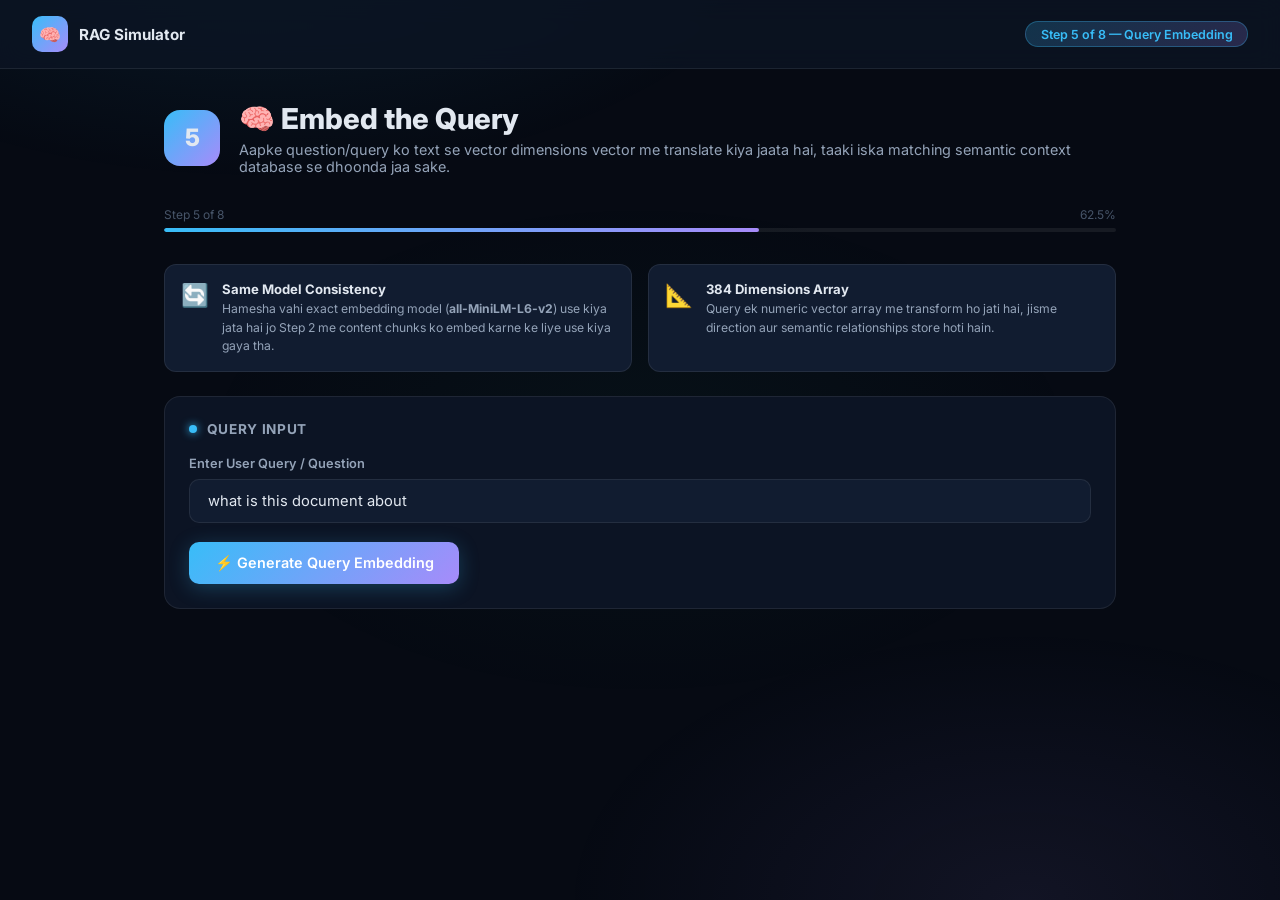
<file: step5_query_embedding/templates/index.html>
<!DOCTYPE html>
<html lang="en">
<head>
  <meta charset="UTF-8"/>
  <meta name="viewport" content="width=device-width, initial-scale=1.0"/>
  <title>Step 5 — Query Embedding | RAG Simulator</title>
  <link rel="preconnect" href="https://fonts.googleapis.com"/>
  <link href="https://fonts.googleapis.com/css2?family=Inter:wght@400;500;600;700;800&family=JetBrains+Mono:wght@400;600&display=swap" rel="stylesheet"/>
  <style>
    :root {
      --bg:        #060a13;
      --surface:   #0c1424;
      --surface2:  #111c30;
      --border:    rgba(255,255,255,0.08);
      --cyan:      #38bdf8;
      --purple:    #a78bfa;
      --green:     #34d399;
      --pink:      #f472b6;
      --yellow:    #fbbf24;
      --orange:    #fb923c;
      --text-primary: #e2e8f0;
      --text-secondary: #94a3b8;
      --text-muted: #475569;
    }
    *, *::before, *::after { box-sizing: border-box; margin: 0; padding: 0; }
    body {
      font-family: 'Inter', sans-serif;
      background: var(--bg);
      color: var(--text-primary);
      min-height: 100vh;
    }

    /* Animated background */
    body::before {
      content: '';
      position: fixed; inset: 0; z-index: -1;
      background:
        radial-gradient(ellipse 70% 50% at 20% -10%, rgba(56,189,248,0.1) 0%, transparent 60%),
        radial-gradient(ellipse 60% 50% at 80% 100%, rgba(167,139,250,0.08) 0%, transparent 60%),
        radial-gradient(ellipse 50% 40% at 50% 50%, rgba(52,211,153,0.04) 0%, transparent 70%);
    }

    /* NAV */
    nav {
      display: flex; align-items: center; justify-content: space-between;
      padding: 1rem 2rem;
      background: rgba(12,20,36,0.8);
      border-bottom: 1px solid var(--border);
      backdrop-filter: blur(12px);
      position: sticky; top: 0; z-index: 100;
    }
    .nav-brand { display: flex; align-items: center; gap: 0.7rem; text-decoration: none; }
    .brand-icon {
      width: 36px; height: 36px; border-radius: 10px;
      background: linear-gradient(135deg, var(--cyan), var(--purple));
      display: grid; place-items: center; font-size: 1.1rem;
    }
    .nav-brand span { font-weight: 700; font-size: 0.95rem; color: var(--text-primary); }
    .step-badge {
      background: linear-gradient(135deg, rgba(56,189,248,0.2), rgba(167,139,250,0.2));
      border: 1px solid rgba(56,189,248,0.3);
      color: var(--cyan);
      padding: 0.3rem 0.9rem; border-radius: 20px; font-size: 0.78rem; font-weight: 600;
    }

    /* MAIN LAYOUT */
    .page { max-width: 1000px; margin: 0 auto; padding: 2rem 1.5rem 4rem; }

    /* HEADER */
    .step-header {
      display: flex; align-items: center; gap: 1.2rem; margin-bottom: 2rem;
    }
    .step-num {
      width: 56px; height: 56px; border-radius: 16px;
      background: linear-gradient(135deg, var(--cyan), var(--purple));
      display: grid; place-items: center;
      font-size: 1.5rem; font-weight: 800; flex-shrink: 0;
    }
    .step-header h1 { font-size: 1.8rem; font-weight: 800; }
    .step-header p { color: var(--text-secondary); font-size: 0.9rem; margin-top: 0.3rem; }

    /* PROGRESS */
    .progress-wrap { margin-bottom: 2rem; }
    .progress-label { display: flex; justify-content: space-between; font-size: 0.75rem; color: var(--text-muted); margin-bottom: 0.4rem; }
    .progress-bar { height: 4px; background: rgba(255,255,255,0.07); border-radius: 99px; overflow: hidden; }
    .progress-fill { height: 100%; width: 62.5%; border-radius: 99px; background: linear-gradient(90deg, var(--cyan), var(--purple)); }

    /* PANELS */
    .panel {
      background: var(--surface);
      border: 1px solid var(--border);
      border-radius: 16px;
      padding: 1.5rem;
      margin-bottom: 1.5rem;
    }
    .panel-title {
      font-size: 0.85rem; font-weight: 700; text-transform: uppercase;
      letter-spacing: 0.05em; color: var(--text-secondary); margin-bottom: 1.2rem;
      display: flex; align-items: center; gap: 0.6rem;
    }
    .dot { width: 8px; height: 8px; border-radius: 50%; background: var(--cyan); box-shadow: 0 0 8px var(--cyan); }
    .dot-purple { background: var(--purple); box-shadow: 0 0 8px var(--purple); }

    /* FORM ELEMENTS */
    .form-group { margin-bottom: 1.2rem; }
    label { display: block; font-size: 0.8rem; font-weight: 600; color: var(--text-secondary); margin-bottom: 0.5rem; }
    input {
      width: 100%; padding: 0.75rem 1.1rem; border-radius: 10px;
      background: var(--surface2); border: 1px solid var(--border);
      color: var(--text-primary); font-family: 'Inter', sans-serif; font-size: 0.92rem;
      outline: none; transition: border-color 0.2s, box-shadow 0.2s;
    }
    input:focus { border-color: var(--cyan); box-shadow: 0 0 0 3px rgba(56, 189, 248, 0.15); }

    /* BUTTONS */
    .btn {
      display: inline-flex; align-items: center; gap: 0.5rem;
      padding: 0.75rem 1.6rem; border-radius: 10px; border: none;
      font-family: 'Inter', sans-serif; font-size: 0.9rem; font-weight: 600;
      cursor: pointer; transition: all 0.2s;
    }
    .btn-primary {
      background: linear-gradient(135deg, var(--cyan), var(--purple));
      color: #fff; box-shadow: 0 4px 20px rgba(56,189,248,0.25);
    }
    .btn-primary:hover { transform: translateY(-2px); box-shadow: 0 8px 30px rgba(56,189,248,0.35); }
    .btn:disabled { opacity: 0.5; cursor: not-allowed; transform: none !important; }

    /* INFO GRID */
    .info-grid { display: grid; grid-template-columns: 1fr 1fr; gap: 1rem; margin-bottom: 1.5rem; }
    .info-box {
      background: var(--surface2); border: 1px solid var(--border); border-radius: 12px;
      padding: 1rem; display: flex; gap: 0.8rem; align-items: flex-start;
    }
    .info-icon { font-size: 1.4rem; flex-shrink: 0; }
    .info-box h4 { font-size: 0.82rem; font-weight: 700; color: var(--text-primary); margin-bottom: 0.2rem; }
    .info-box p  { font-size: 0.76rem; color: var(--text-secondary); line-height: 1.5; }

    /* VECTOR VISUALIZATION */
    .emb-bar-wrap {
      margin-top: 1.5rem; background: var(--surface2); border: 1px solid var(--border);
      border-radius: 12px; padding: 1.2rem;
    }
    .emb-bar-label { font-size: 0.75rem; font-weight: 600; color: var(--text-secondary); margin-bottom: 0.8rem; }
    .emb-bar {
      display: flex; align-items: flex-end; justify-content: space-between;
      height: 120px; padding: 0.5rem 0; border-bottom: 1px dashed rgba(255,255,255,0.1);
      position: relative;
    }
    .emb-bar::before {
      content: ''; position: absolute; left: 0; right: 0; top: 50%;
      height: 1px; background: rgba(255,255,255,0.1); z-index: 1;
    }
    .emb-bar-cell {
      flex: 1; margin: 0 1px; border-radius: 2px; position: relative; z-index: 2;
      transition: height 0.3s cubic-bezier(0.4, 0, 0.2, 1);
    }
    .bar-pos { background: var(--cyan); transform-origin: bottom; }
    .bar-neg { background: var(--pink); transform-origin: top; margin-bottom: 60px; }

    /* RESULTS VIEW */
    .results-panel { display: none; animation: fadeUp 0.3s ease both; }
    @keyframes fadeUp { from { opacity: 0; transform: translateY(10px); } to { opacity: 1; transform: none; } }

    .meta-grid { display: grid; grid-template-columns: repeat(3, 1fr); gap: 1rem; margin-bottom: 1.2rem; }
    .meta-card {
      background: var(--surface2); border: 1px solid var(--border); border-radius: 10px;
      padding: 0.8rem 1rem; text-align: center;
    }
    .meta-value { font-family: 'JetBrains Mono', monospace; font-size: 1.1rem; font-weight: 700; color: var(--cyan); }
    .meta-label { font-size: 0.7rem; color: var(--text-muted); margin-top: 0.2rem; text-transform: uppercase; letter-spacing: 0.05em; }

    .json-wrap {
      background: #04070d; border: 1px solid var(--border); border-radius: 10px;
      padding: 1rem; font-family: 'JetBrains Mono', monospace; font-size: 0.8rem;
      max-height: 250px; overflow-y: auto; color: var(--purple); line-height: 1.5;
    }

    .spinner {
      width: 14px; height: 14px; border: 2px solid rgba(255,255,255,0.3);
      border-top-color: #fff; border-radius: 50%; animation: spin 0.7s linear infinite; display: inline-block;
    }
    @keyframes spin { to { transform: rotate(360deg); } }

    .alert {
      padding: 0.8rem 1.1rem; border-radius: 10px; font-size: 0.85rem; margin-top: 1rem; display: none;
    }
    .alert-error { background: rgba(244,114,182,0.1); border: 1px solid var(--pink); color: var(--pink); }
    .alert-success { background: rgba(52,211,153,0.1); border: 1px solid var(--green); color: var(--green); }
  </style>
</head>
<body>

<nav>
  <a href="/" class="nav-brand">
    <div class="brand-icon">🧠</div>
    <span>RAG Simulator</span>
  </a>
  <span class="step-badge">Step 5 of 8 — Query Embedding</span>
</nav>

<div class="page">
  <!-- Header -->
  <div class="step-header">
    <div class="step-num">5</div>
    <div>
      <h1>🧠 Embed the Query</h1>
      <p>Aapke question/query ko text se vector dimensions vector me translate kiya jaata hai, taaki iska matching semantic context database se dhoonda jaa sake.</p>
    </div>
  </div>

  <!-- Progress Bar -->
  <div class="progress-wrap">
    <div class="progress-label"><span>Step 5 of 8</span><span>62.5%</span></div>
    <div class="progress-bar"><div class="progress-fill"></div></div>
  </div>

  <!-- Info Grid -->
  <div class="info-grid">
    <div class="info-box">
      <div class="info-icon">🔄</div>
      <div>
        <h4>Same Model Consistency</h4>
        <p>Hamesha vahi exact embedding model (<strong>all-MiniLM-L6-v2</strong>) use kiya jata hai jo Step 2 me content chunks ko embed karne ke liye use kiya gaya tha.</p>
      </div>
    </div>
    <div class="info-box">
      <div class="info-icon">📐</div>
      <div>
        <h4>384 Dimensions Array</h4>
        <p>Query ek numeric vector array me transform ho jati hai, jisme direction aur semantic relationships store hoti hain.</p>
      </div>
    </div>
  </div>

  <!-- Generator Panel -->
  <div class="panel">
    <div class="panel-title"><span class="dot"></span> Query Input</div>
    
    <div class="form-group">
      <label for="query-input">Enter User Query / Question</label>
      <input type="text" id="query-input" placeholder="e.g. what is this document about?" value="what is this document about" onkeypress="handleEnter(event)" />
    </div>

    <button class="btn btn-primary" id="embed-btn" onclick="generateQueryEmbedding()">⚡ Generate Query Embedding</button>
    
    <div class="alert alert-error" id="error-alert"></div>
    <div class="alert alert-success" id="success-alert"></div>
  </div>

  <!-- Results Panel -->
  <div class="panel results-panel" id="results-panel">
    <div class="panel-title"><span class="dot dot-purple"></span> Generated Query Vector Output</div>
    
    <!-- Meta Cards -->
    <div class="meta-grid">
      <div class="meta-card">
        <div class="meta-value" id="meta-model">-</div>
        <div class="meta-label">Model</div>
      </div>
      <div class="meta-card">
        <div class="meta-value" id="meta-dims">0</div>
        <div class="meta-label">Dimensions</div>
      </div>
      <div class="meta-card">
        <div class="meta-value" id="meta-time">0 ms</div>
        <div class="meta-label">Time Elapsed</div>
      </div>
    </div>

    <!-- Vector Visualization -->
    <div class="emb-bar-wrap">
      <div class="emb-bar-label">First 32 dimensions preview (cyan = positive, pink = negative value)</div>
      <div class="emb-bar" id="emb-bar-preview">
        <!-- Bars dynamically generated -->
      </div>
    </div>

    <!-- Scrollable Vector -->
    <div style="margin-top: 1.5rem;">
      <label>Complete 384-dimensional Vector JSON</label>
      <pre class="json-wrap" id="vector-json"></pre>
    </div>
  </div>
</div>

<script>
  const $ = id => document.getElementById(id);

  function handleEnter(e) {
    if (e.key === 'Enter') generateQueryEmbedding();
  }

  async function generateQueryEmbedding() {
    const query = $('query-input').value.trim();
    const btn = $('embed-btn');
    const errAlert = $('error-alert');
    const succAlert = $('success-alert');
    const resultsPanel = $('results-panel');

    if (!query) {
      errAlert.textContent = "⚠️ Query field khali nahi ho sakti!";
      errAlert.style.display = 'block';
      succAlert.style.display = 'none';
      return;
    }

    btn.disabled = true;
    btn.innerHTML = '<span class="spinner"></span> Embedding...';
    errAlert.style.display = 'none';
    succAlert.style.display = 'none';
    resultsPanel.style.display = 'none';

    try {
      const res = await fetch('/api/embed-query', {
        method: 'POST',
        headers: { 'Content-Type': 'application/json' },
        body: JSON.stringify({ query: query })
      });

      const data = await res.json();
      if (!res.ok) throw new Error(data.detail || data.message || "Failed to embed query.");

      // Load Stats
      $('meta-model').textContent = data.model_name;
      $('meta-dims').textContent = data.dimensions;
      $('meta-time').textContent = data.elapsed_ms + " ms";

      // Render Visualization (First 32 Dims)
      const previewDims = data.embedding.slice(0, 32);
      const maxVal = Math.max(...previewDims.map(Math.abs)) || 1;
      
      const barsHtml = previewDims.map(val => {
        const heightPct = Math.max(Math.round((Math.abs(val) / maxVal) * 100), 5);
        const cls = val >= 0 ? 'bar-pos' : 'bar-neg';
        return `<div class="emb-bar-cell ${cls}" style="height: ${heightPct}%" title="Value: ${val.toFixed(6)}"></div>`;
      }).join('');
      
      $('emb-bar-preview').innerHTML = barsHtml;

      // Render JSON
      $('vector-json').textContent = JSON.stringify(data.embedding, null, 2);

      // Display results
      resultsPanel.style.display = 'block';
      succAlert.textContent = "✅ Query embedding successfully generated!";
      succAlert.style.display = 'block';

    } catch (e) {
      errAlert.textContent = `❌ Error: ${e.message}`;
      errAlert.style.display = 'block';
    } finally {
      btn.disabled = false;
      btn.innerHTML = '⚡ Generate Query Embedding';
    }
  }
</script>
</body>
</html>
</file>
